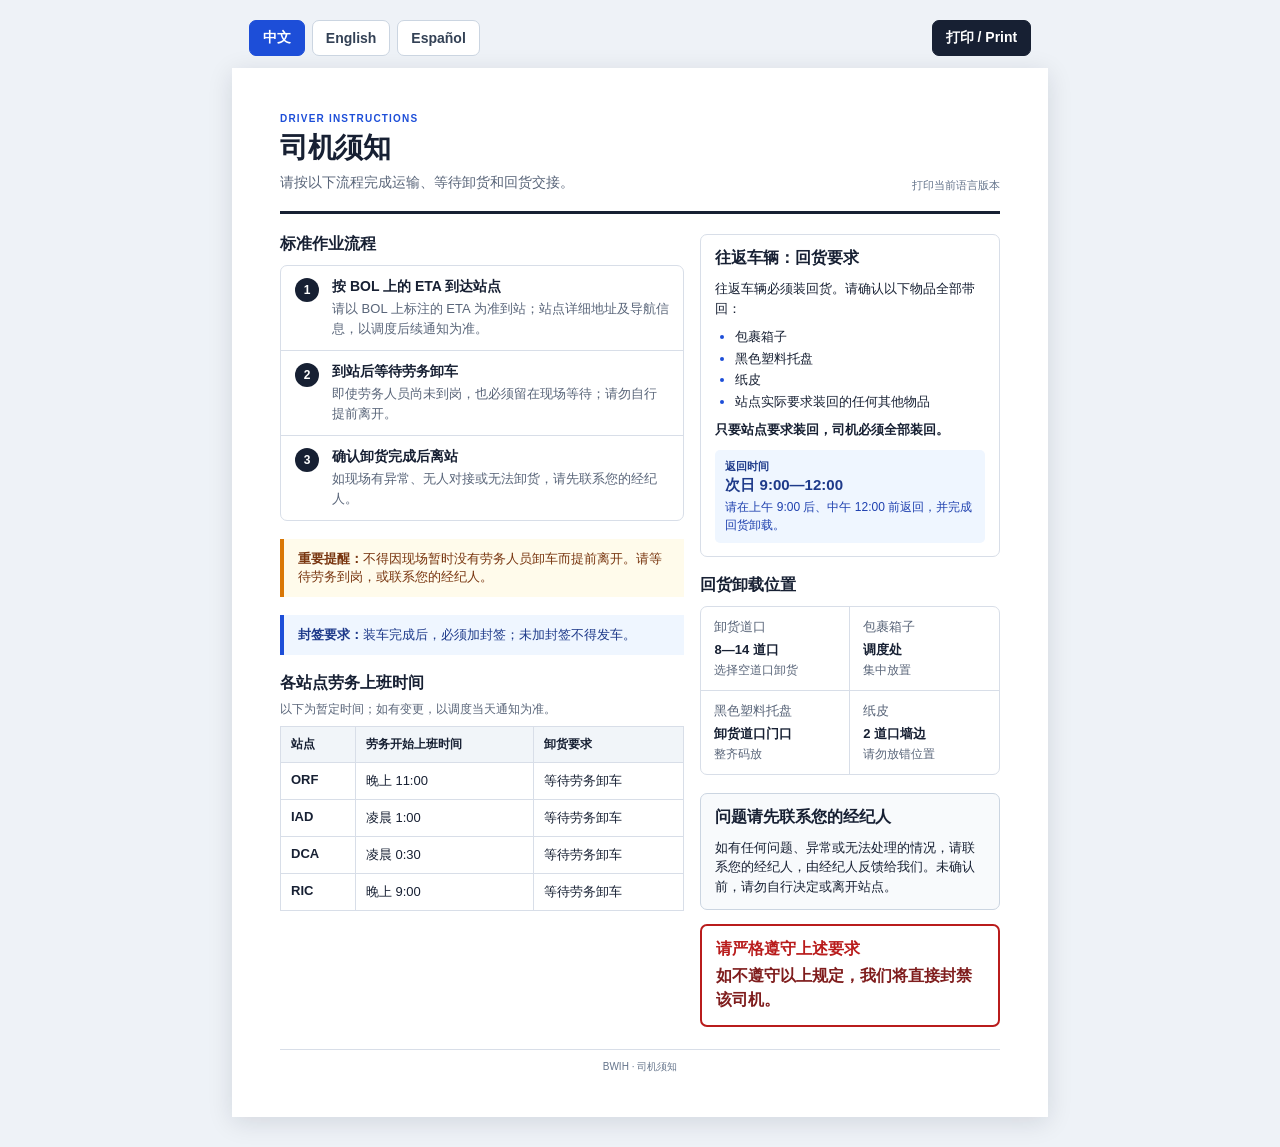
<file: BWIH_Driver_Instructions_Letter_Print.html>
<!doctype html>
<html lang="zh-CN">
<head>
  <meta charset="utf-8">
  <meta name="viewport" content="width=device-width, initial-scale=1">
  <title>司机须知｜打印版</title>
  <style>
    :root { --ink:#172033; --muted:#596579; --line:#d8dee8; --blue:#1d4ed8; --amber:#92400e; --red:#b91c1c; --paper:#fff; }
    * { box-sizing:border-box; }
    body { margin:0; background:#eef2f7; color:var(--ink); font-family:-apple-system,BlinkMacSystemFont,"Segoe UI",Arial,"Microsoft YaHei",sans-serif; }
    .controls { max-width:8.15in; margin:20px auto 12px; display:flex; justify-content:space-between; gap:16px; align-items:center; }
    .language-switch { display:flex; gap:7px; flex-wrap:wrap; }
    button { appearance:none; border:1px solid #cbd5e1; color:#334155; background:white; border-radius:7px; padding:8px 13px; font-size:14px; font-weight:650; cursor:pointer; }
    button:hover, button.active { color:white; background:var(--blue); border-color:var(--blue); }
    .print-button { background:#172033; color:#fff; border-color:#172033; }
    .paper { max-width:8.5in; margin:0 auto 30px; padding:.45in .5in; background:var(--paper); box-shadow:0 5px 24px rgba(15,23,42,.12); }
    .masthead { border-bottom:3px solid var(--ink); padding-bottom:18px; margin-bottom:20px; display:flex; justify-content:space-between; gap:18px; align-items:flex-end; }
    .eyebrow { margin:0 0 6px; font-size:10px; font-weight:800; letter-spacing:1.2px; color:var(--blue); }
    h1 { font-size:28px; line-height:1.15; margin:0; letter-spacing:-.4px; }
    .subtitle { margin:8px 0 0; color:var(--muted); font-size:14px; }
    .print-note { flex:0 0 auto; color:#64748b; font-size:11px; text-align:right; }
    h2 { font-size:16px; margin:0 0 10px; }
    h3 { margin:0; font-size:14px; }
    p { margin:0; line-height:1.5; }
    .print-layout { display:grid; grid-template-columns:1.35fr 1fr; gap:16px; }
    .section { margin-top:18px; break-inside:avoid; }
    .print-layout .section:first-child { margin-top:0; }
    .steps { border:1px solid var(--line); border-radius:7px; overflow:hidden; }
    .step { display:grid; grid-template-columns:26px 1fr; gap:11px; padding:12px 14px; border-top:1px solid var(--line); }
    .step:first-child { border-top:0; }
    .num { width:24px; height:24px; display:grid; place-items:center; border-radius:50%; background:var(--ink); color:white; font-size:12px; font-weight:800; }
    .step p { color:var(--muted); font-size:13px; margin-top:3px; }
    .notice { border-left:4px solid #d97706; background:#fffbeb; padding:11px 14px; color:#78350f; font-size:13px; }
    table { width:100%; border-collapse:collapse; font-size:13px; }
    th, td { text-align:left; vertical-align:top; padding:9px 10px; border:1px solid var(--line); }
    th { background:#f1f5f9; font-size:12px; }
    td:first-child { font-weight:750; white-space:nowrap; }
    .card { border:1px solid var(--line); border-radius:7px; padding:13px 14px; }
    .return-list { margin:8px 0 0; padding-left:20px; line-height:1.65; font-size:13px; }
    .return-list li::marker { color:var(--blue); }
    .return-time { margin-top:10px; padding:9px 10px; border-radius:5px; background:#eff6ff; color:#1e3a8a; }
    .return-time span { display:block; font-size:11px; font-weight:700; }
    .return-time strong { display:block; margin:2px 0 3px; font-size:15px; }
    .return-time p { color:#1e40af; font-size:12px; }
    .locations { display:grid; grid-template-columns:repeat(2, 1fr); border:1px solid var(--line); border-radius:7px; overflow:hidden; }
    .location { padding:11px 13px; border-right:1px solid var(--line); border-top:1px solid var(--line); }
    .location:nth-child(-n+2) { border-top:0; }
    .location:nth-child(even) { border-right:0; }
    .location small { display:block; color:var(--muted); margin-bottom:4px; }
    .location strong { font-size:13px; }
    .location span { display:block; margin-top:3px; color:var(--muted); font-size:12px; }
    .broker { border:1px solid #cbd5e1; background:#f8fafc; border-radius:7px; padding:13px 14px; font-size:13px; }
    .seal { border-left:4px solid var(--blue); background:#eff6ff; padding:11px 14px; color:#1e3a8a; font-size:13px; }
    .strict { margin-top:14px; border:2px solid var(--red); border-radius:7px; padding:13px 14px; color:#7f1d1d; }
    .strict h2 { color:var(--red); margin-bottom:4px; }
    .footer { border-top:1px solid var(--line); margin-top:22px; padding-top:10px; color:#64748b; font-size:10px; text-align:center; }
    @media (max-width:650px) { .controls { margin:12px; align-items:flex-start; flex-direction:column; } .paper { margin:0; padding:24px 20px; } .masthead,.print-layout { display:block; } .print-note { margin-top:12px; text-align:left; } }
    @media print { @page { size: letter portrait; margin: .28in; } body { background:white; } .no-print { display:none !important; } .paper { max-width:none; margin:0; padding:0; box-shadow:none; } .masthead { padding-bottom:7px; margin-bottom:9px; } .print-layout { gap:10px; } .section { margin-top:8px; } .steps { border-radius:4px; } .step { grid-template-columns:18px 1fr; gap:6px; padding:5px 7px; } .num { width:17px; height:17px; font-size:9px; } h1 { font-size:18px; } h2 { font-size:11px; margin-bottom:4px; } h3 { font-size:9.5px; } .eyebrow { font-size:7px; margin-bottom:2px; } .subtitle { margin-top:3px; } .subtitle, .step p, .notice, .seal, td, th, .return-list, .return-time p, .broker, .strict { font-size:8.5px; line-height:1.25; } .step p { margin-top:1px; } th, td { padding:4px 5px; } th { font-size:8px; } .notice, .seal { padding:6px 7px; } .card, .broker, .strict { padding:7px 8px; border-radius:4px; } .return-list { display:grid; grid-template-columns:repeat(2, minmax(0,1fr)); gap:1px 12px; margin:4px 0 0; padding-left:14px; line-height:1.25; } .return-time { margin-top:5px; padding:5px 6px; } .return-time span { font-size:8px; } .return-time strong { margin:1px 0; font-size:10.5px; } .locations { border-radius:4px; } .location { padding:5px 6px; } .location small { margin-bottom:1px; font-size:8px; } .location strong { font-size:8.5px; } .location span { margin-top:1px; font-size:8px; } .strict { margin-top:7px; } .footer { margin-top:8px; padding-top:5px; font-size:7px; } }
  </style>
</head>
<body>
  <div class="controls no-print">
    <div class="language-switch" aria-label="Language selection">
      <button class="active" data-lang="zh">中文</button><button data-lang="en">English</button><button data-lang="es">Español</button>
    </div>
    <button class="print-button" onclick="window.print()">打印 / Print</button>
  </div>
  <main class="paper" id="document"></main>
  <script>
    const notices = {
      zh: {
        lang:'zh-CN', eyebrow:'DRIVER INSTRUCTIONS', title:'司机须知', subtitle:'请按以下流程完成运输、等待卸货和回货交接。', print:'打印当前语言版本',
        workflow:'标准作业流程', steps:[['按 BOL 上的 ETA 到达站点','请以 BOL 上标注的 ETA 为准到站；站点详细地址及导航信息，以调度后续通知为准。'],['到站后等待劳务卸车','即使劳务人员尚未到岗，也必须留在现场等待；请勿自行提前离开。'],['确认卸货完成后离站','如现场有异常、无人对接或无法卸货，请先联系您的经纪人。']],
        reminder:'重要提醒', reminderText:'不得因现场暂时没有劳务人员卸车而提前离开。请等待劳务到岗，或联系您的经纪人。', sealTitle:'封签要求', seal:'装车完成后，必须加封签；未加封签不得发车。', stationTitle:'各站点劳务上班时间', stationNote:'以下为暂定时间；如有变更，以调度当天通知为准。', headers:['站点','劳务开始上班时间','卸货要求'], stations:[['ORF','晚上 11:00','等待劳务卸车'],['IAD','凌晨 1:00','等待劳务卸车'],['DCA','凌晨 0:30','等待劳务卸车'],['RIC','晚上 9:00','等待劳务卸车']],
        returnTitle:'往返车辆：回货要求', returnLead:'往返车辆必须装回货。请确认以下物品全部带回：', returns:['包裹箱子','黑色塑料托盘','纸皮','站点实际要求装回的任何其他物品'], returnRule:'只要站点要求装回，司机必须全部装回。', timeLabel:'返回时间', time:'次日 9:00—12:00', timeNote:'请在上午 9:00 后、中午 12:00 前返回，并完成回货卸载。', unloadTitle:'回货卸载位置', locations:[['卸货道口','8—14 道口','选择空道口卸货'],['包裹箱子','调度处','集中放置'],['黑色塑料托盘','卸货道口门口','整齐码放'],['纸皮','2 道口墙边','请勿放错位置']], brokerTitle:'问题请先联系您的经纪人', broker:'如有任何问题、异常或无法处理的情况，请联系您的经纪人，由经纪人反馈给我们。未确认前，请勿自行决定或离开站点。', strict:'请严格遵守上述要求', consequence:'如不遵守以上规定，我们将直接封禁该司机。'
      },
      en: {
        lang:'en', eyebrow:'DRIVER INSTRUCTIONS', title:'Driver Instructions', subtitle:'Follow this process for delivery, unloading, and return cargo.', print:'Print the current language version',
        workflow:'Standard Process', steps:[['Arrive according to the ETA on the BOL','Arrive based on the ETA listed on the BOL. Detailed site address and navigation information will be provided by dispatch.'],['Wait for the unloading crew after arriving','You must remain on site if the unloading crew has not arrived yet. Do not leave early on your own.'],['Leave only after unloading is complete','If there is an issue, no one is available to receive the load, or unloading cannot be completed, contact your broker first.']],
        reminder:'Important Reminder', reminderText:'Do not leave early because the unloading crew is not yet available. Wait for the unloading crew or contact your broker.', sealTitle:'Security Seal Required', seal:'After loading is complete, a security seal must be applied. Do not depart without a seal.', stationTitle:'Site Unloading Crew Start Times', stationNote:'These are tentative times. If there is a change, follow dispatch’s notice for that day.', headers:['Site','Crew start time','Unloading requirement'], stations:[['ORF','11:00 PM','Wait for the unloading crew.'],['IAD','1:00 AM','Wait for the unloading crew.'],['DCA','12:30 AM','Wait for the unloading crew.'],['RIC','9:00 PM','Wait for the unloading crew.']],
        returnTitle:'Round Trips: Return Cargo Requirements', returnLead:'Round-trip vehicles must load return cargo. Confirm that all of the following items are brought back:', returns:['Package boxes','Black plastic pallets','Cardboard','Any other items the site requires to be returned'], returnRule:'If the site asks for an item to be loaded for return, the driver must bring it back.', timeLabel:'Return time', time:'Next day, 9:00 AM—12:00 PM', timeNote:'Return after 9:00 AM and before 12:00 PM the next day, and complete return-cargo unloading.', unloadTitle:'Return Cargo Unloading Locations', locations:[['Unloading bay','Bays 8—14','Use an available bay'],['Package boxes','Dispatch area','Place them together'],['Black plastic pallets','At the unloading-bay entrance','Stack neatly'],['Cardboard','Against the wall by Bay 2','Do not place it in the wrong location']], brokerTitle:'Contact Your Broker First', broker:'For any question, issue, or exception, contact your broker. Your broker will report the matter to us. Do not make a decision or leave the site until it is confirmed.', strict:'Strict Compliance Is Required', consequence:'Failure to follow these requirements will result in the driver being banned immediately.'
      },
      es: {
        lang:'es', eyebrow:'INSTRUCCIONES PARA CONDUCTORES', title:'Instrucciones para conductores', subtitle:'Siga este proceso para la entrega, la descarga y la carga de retorno.', print:'Imprima la versión del idioma actual',
        workflow:'Proceso estándar', steps:[['Llegue según la ETA indicada en el BOL','Llegue de acuerdo con la ETA indicada en el BOL. Dispatch proporcionará la dirección detallada y la información de navegación del sitio.'],['Espere al personal de descarga al llegar','Si el personal de descarga aún no ha llegado, debe permanecer en el sitio. No se retire antes por su cuenta.'],['Retírese solo después de completar la descarga','Si hay un problema, no hay nadie disponible para recibir la carga o no se puede descargar, contacte primero a su broker.']],
        reminder:'Recordatorio importante', reminderText:'No se retire antes porque el personal de descarga aún no está disponible. Espere al personal o contacte a su broker.', sealTitle:'Sello de seguridad obligatorio', seal:'Al terminar la carga, se debe colocar un sello de seguridad. No salga sin sello.', stationTitle:'Horarios de inicio del personal de descarga', stationNote:'Estos horarios son provisionales. Si hay cambios, siga el aviso de Dispatch del día.', headers:['Sitio','Inicio del personal','Requisito de descarga'], stations:[['ORF','11:00 p. m.','Espere al personal de descarga'],['IAD','1:00 a. m.','Espere al personal de descarga'],['DCA','12:30 a. m.','Espere al personal de descarga'],['RIC','9:00 p. m.','Espere al personal de descarga']],
        returnTitle:'Viajes de ida y vuelta: requisitos de carga de retorno', returnLead:'Los vehículos de ida y vuelta deben cargar la carga de retorno. Confirme que todos estos artículos regresen:', returns:['Cajas de paquetes','Tarimas plásticas negras','Cartón','Cualquier otro artículo que el sitio exija devolver'], returnRule:'Si el sitio solicita cargar un artículo para retorno, el conductor debe traerlo de vuelta.', timeLabel:'Hora de regreso', time:'Al día siguiente, de 9:00 a. m. a 12:00 p. m.', timeNote:'Regrese después de las 9:00 a. m. y antes de las 12:00 p. m. del día siguiente, y complete la descarga de la carga de retorno.', unloadTitle:'Lugares para descargar la carga de retorno', locations:[['Andén de descarga','Andenes 8—14','Use un andén disponible'],['Cajas de paquetes','Área de Dispatch','Colóquelas juntas'],['Tarimas plásticas negras','En la entrada del andén de descarga','Apílelas ordenadamente'],['Cartón','Contra la pared junto al andén 2','No lo coloque en un lugar incorrecto']], brokerTitle:'Contacte primero a su broker', broker:'Para cualquier pregunta, problema o excepción, contacte a su broker. Su broker nos comunicará el caso. No tome una decisión ni abandone el sitio hasta recibir confirmación.', strict:'Se exige cumplimiento estricto', consequence:'Si no cumple estos requisitos, el conductor será bloqueado inmediatamente.'
      }
    };
    const esc = value => String(value).replace(/[&<>"']/g, char => ({'&':'&amp;','<':'&lt;','>':'&gt;','"':'&quot;',"'":'&#39;'}[char]));
    function render(language) {
      const n = notices[language]; document.documentElement.lang = n.lang; document.title = n.title + '｜打印版';
      document.getElementById('document').innerHTML = `
        <header class="masthead"><div><p class="eyebrow">${esc(n.eyebrow)}</p><h1>${esc(n.title)}</h1><p class="subtitle">${esc(n.subtitle)}</p></div><p class="print-note">${esc(n.print)}</p></header>
        <div class="print-layout">
          <div>
            <section class="section"><h2>${esc(n.workflow)}</h2><div class="steps">${n.steps.map((s,i)=>`<div class="step"><span class="num">${i+1}</span><div><h3>${esc(s[0])}</h3><p>${esc(s[1])}</p></div></div>`).join('')}</div></section>
            <section class="section"><div class="notice"><strong>${esc(n.reminder)}：</strong>${esc(n.reminderText)}</div></section>
            <section class="section"><div class="seal"><strong>${esc(n.sealTitle)}：</strong>${esc(n.seal)}</div></section>
            <section class="section"><h2>${esc(n.stationTitle)}</h2><p style="font-size:12px;color:#596579;margin:-4px 0 8px">${esc(n.stationNote)}</p><table><thead><tr>${n.headers.map(x=>`<th>${esc(x)}</th>`).join('')}</tr></thead><tbody>${n.stations.map(row=>`<tr>${row.map(x=>`<td>${esc(x)}</td>`).join('')}</tr>`).join('')}</tbody></table></section>
          </div>
          <div>
            <section class="section card"><h2>${esc(n.returnTitle)}</h2><p style="font-size:13px">${esc(n.returnLead)}</p><ul class="return-list">${n.returns.map(x=>`<li>${esc(x)}</li>`).join('')}</ul><p style="font-size:13px;font-weight:750;margin-top:8px">${esc(n.returnRule)}</p><div class="return-time"><span>${esc(n.timeLabel)}</span><strong>${esc(n.time)}</strong><p>${esc(n.timeNote)}</p></div></section>
            <section class="section"><h2>${esc(n.unloadTitle)}</h2><div class="locations">${n.locations.map(x=>`<div class="location"><small>${esc(x[0])}</small><strong>${esc(x[1])}</strong><span>${esc(x[2])}</span></div>`).join('')}</div></section>
            <section class="section"><div class="broker"><h2>${esc(n.brokerTitle)}</h2><p>${esc(n.broker)}</p></div><div class="strict"><h2>${esc(n.strict)}</h2><p><strong>${esc(n.consequence)}</strong></p></div></section>
          </div>
        </div>
        <footer class="footer">BWIH · ${esc(n.title)}</footer>`;
      document.querySelectorAll('[data-lang]').forEach(button => button.classList.toggle('active', button.dataset.lang === language));
    }
    document.querySelectorAll('[data-lang]').forEach(button => button.addEventListener('click', () => render(button.dataset.lang)));
    render('zh');
  </script>
</body>
</html>
</file>
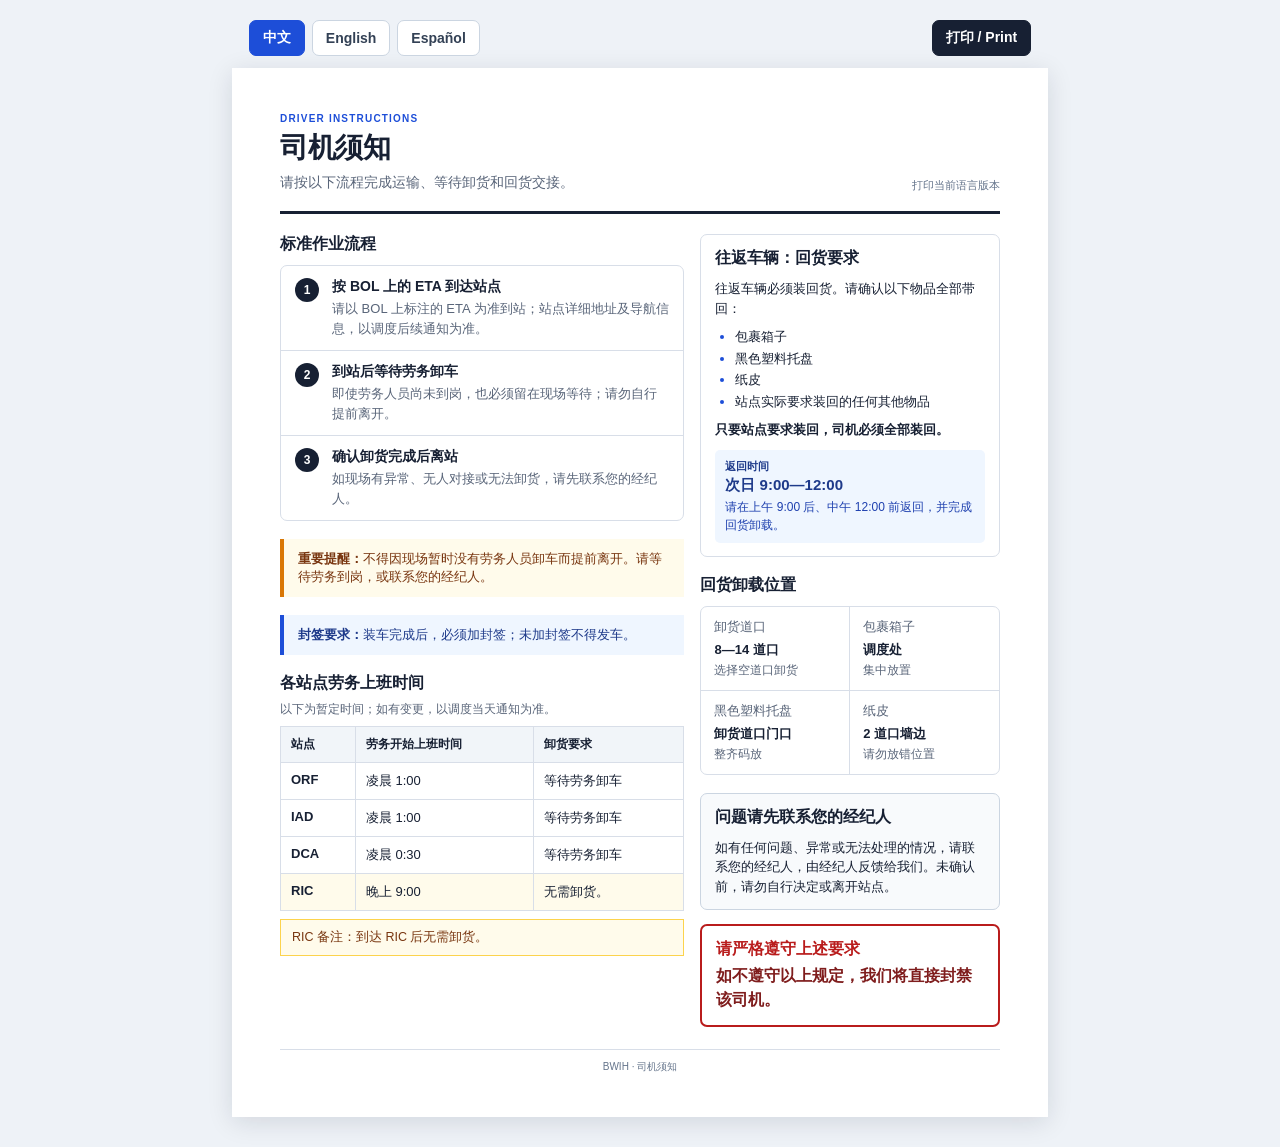
<file: driver_notice_print.html>
<!doctype html>
<html lang="zh-CN">
<head>
  <meta charset="utf-8">
  <meta name="viewport" content="width=device-width, initial-scale=1">
  <title>司机须知｜打印版</title>
  <style>
    :root { --ink:#172033; --muted:#596579; --line:#d8dee8; --blue:#1d4ed8; --amber:#92400e; --red:#b91c1c; --paper:#fff; }
    * { box-sizing:border-box; }
    body { margin:0; background:#eef2f7; color:var(--ink); font-family:-apple-system,BlinkMacSystemFont,"Segoe UI",Arial,"Microsoft YaHei",sans-serif; }
    .controls { max-width:8.15in; margin:20px auto 12px; display:flex; justify-content:space-between; gap:16px; align-items:center; }
    .language-switch { display:flex; gap:7px; flex-wrap:wrap; }
    button { appearance:none; border:1px solid #cbd5e1; color:#334155; background:white; border-radius:7px; padding:8px 13px; font-size:14px; font-weight:650; cursor:pointer; }
    button:hover, button.active { color:white; background:var(--blue); border-color:var(--blue); }
    .print-button { background:#172033; color:#fff; border-color:#172033; }
    .paper { max-width:8.5in; margin:0 auto 30px; padding:.45in .5in; background:var(--paper); box-shadow:0 5px 24px rgba(15,23,42,.12); }
    .masthead { border-bottom:3px solid var(--ink); padding-bottom:18px; margin-bottom:20px; display:flex; justify-content:space-between; gap:18px; align-items:flex-end; }
    .eyebrow { margin:0 0 6px; font-size:10px; font-weight:800; letter-spacing:1.2px; color:var(--blue); }
    h1 { font-size:28px; line-height:1.15; margin:0; letter-spacing:-.4px; }
    .subtitle { margin:8px 0 0; color:var(--muted); font-size:14px; }
    .print-note { flex:0 0 auto; color:#64748b; font-size:11px; text-align:right; }
    h2 { font-size:16px; margin:0 0 10px; }
    h3 { margin:0; font-size:14px; }
    p { margin:0; line-height:1.5; }
    .print-layout { display:grid; grid-template-columns:1.35fr 1fr; gap:16px; }
    .section { margin-top:18px; break-inside:avoid; }
    .print-layout .section:first-child { margin-top:0; }
    .steps { border:1px solid var(--line); border-radius:7px; overflow:hidden; }
    .step { display:grid; grid-template-columns:26px 1fr; gap:11px; padding:12px 14px; border-top:1px solid var(--line); }
    .step:first-child { border-top:0; }
    .num { width:24px; height:24px; display:grid; place-items:center; border-radius:50%; background:var(--ink); color:white; font-size:12px; font-weight:800; }
    .step p { color:var(--muted); font-size:13px; margin-top:3px; }
    .notice { border-left:4px solid #d97706; background:#fffbeb; padding:11px 14px; color:#78350f; font-size:13px; }
    table { width:100%; border-collapse:collapse; font-size:13px; }
    th, td { text-align:left; vertical-align:top; padding:9px 10px; border:1px solid var(--line); }
    th { background:#f1f5f9; font-size:12px; }
    td:first-child { font-weight:750; white-space:nowrap; }
    .ric-row td { background:#fffbeb; }
    .ric-note { margin-top:8px; padding:9px 11px; border:1px solid #fcd34d; background:#fffbeb; color:#78350f; font-size:12.5px; }
    .card { border:1px solid var(--line); border-radius:7px; padding:13px 14px; }
    .return-list { margin:8px 0 0; padding-left:20px; line-height:1.65; font-size:13px; }
    .return-list li::marker { color:var(--blue); }
    .return-time { margin-top:10px; padding:9px 10px; border-radius:5px; background:#eff6ff; color:#1e3a8a; }
    .return-time span { display:block; font-size:11px; font-weight:700; }
    .return-time strong { display:block; margin:2px 0 3px; font-size:15px; }
    .return-time p { color:#1e40af; font-size:12px; }
    .locations { display:grid; grid-template-columns:repeat(2, 1fr); border:1px solid var(--line); border-radius:7px; overflow:hidden; }
    .location { padding:11px 13px; border-right:1px solid var(--line); border-top:1px solid var(--line); }
    .location:nth-child(-n+2) { border-top:0; }
    .location:nth-child(even) { border-right:0; }
    .location small { display:block; color:var(--muted); margin-bottom:4px; }
    .location strong { font-size:13px; }
    .location span { display:block; margin-top:3px; color:var(--muted); font-size:12px; }
    .broker { border:1px solid #cbd5e1; background:#f8fafc; border-radius:7px; padding:13px 14px; font-size:13px; }
    .seal { border-left:4px solid var(--blue); background:#eff6ff; padding:11px 14px; color:#1e3a8a; font-size:13px; }
    .strict { margin-top:14px; border:2px solid var(--red); border-radius:7px; padding:13px 14px; color:#7f1d1d; }
    .strict h2 { color:var(--red); margin-bottom:4px; }
    .footer { border-top:1px solid var(--line); margin-top:22px; padding-top:10px; color:#64748b; font-size:10px; text-align:center; }
    @media (max-width:650px) { .controls { margin:12px; align-items:flex-start; flex-direction:column; } .paper { margin:0; padding:24px 20px; } .masthead,.print-layout { display:block; } .print-note { margin-top:12px; text-align:left; } }
    @media print { @page { size:letter; margin:.28in; } body { background:white; } .no-print { display:none !important; } .paper { max-width:none; margin:0; padding:0; box-shadow:none; } .masthead { padding-bottom:7px; margin-bottom:9px; } .print-layout { gap:10px; } .section { margin-top:8px; } .steps { border-radius:4px; } .step { grid-template-columns:18px 1fr; gap:6px; padding:5px 7px; } .num { width:17px; height:17px; font-size:9px; } h1 { font-size:18px; } h2 { font-size:11px; margin-bottom:4px; } h3 { font-size:9.5px; } .eyebrow { font-size:7px; margin-bottom:2px; } .subtitle { margin-top:3px; } .subtitle, .step p, .notice, .seal, td, th, .return-list, .return-time p, .broker, .strict, .ric-note { font-size:8.5px; line-height:1.25; } .step p { margin-top:1px; } th, td { padding:4px 5px; } th { font-size:8px; } .ric-note { margin-top:4px; padding:5px 6px; } .notice, .seal { padding:6px 7px; } .card, .broker, .strict { padding:7px 8px; border-radius:4px; } .return-list { display:grid; grid-template-columns:repeat(2, minmax(0,1fr)); gap:1px 12px; margin:4px 0 0; padding-left:14px; line-height:1.25; } .return-time { margin-top:5px; padding:5px 6px; } .return-time span { font-size:8px; } .return-time strong { margin:1px 0; font-size:10.5px; } .locations { border-radius:4px; } .location { padding:5px 6px; } .location small { margin-bottom:1px; font-size:8px; } .location strong { font-size:8.5px; } .location span { margin-top:1px; font-size:8px; } .strict { margin-top:7px; } .footer { margin-top:8px; padding-top:5px; font-size:7px; } }
  </style>
</head>
<body>
  <div class="controls no-print">
    <div class="language-switch" aria-label="Language selection">
      <button class="active" data-lang="zh">中文</button><button data-lang="en">English</button><button data-lang="es">Español</button>
    </div>
    <button class="print-button" onclick="window.print()">打印 / Print</button>
  </div>
  <main class="paper" id="document"></main>
  <script>
    const notices = {
      zh: {
        lang:'zh-CN', eyebrow:'DRIVER INSTRUCTIONS', title:'司机须知', subtitle:'请按以下流程完成运输、等待卸货和回货交接。', print:'打印当前语言版本',
        workflow:'标准作业流程', steps:[['按 BOL 上的 ETA 到达站点','请以 BOL 上标注的 ETA 为准到站；站点详细地址及导航信息，以调度后续通知为准。'],['到站后等待劳务卸车','即使劳务人员尚未到岗，也必须留在现场等待；请勿自行提前离开。'],['确认卸货完成后离站','如现场有异常、无人对接或无法卸货，请先联系您的经纪人。']],
        reminder:'重要提醒', reminderText:'不得因现场暂时没有劳务人员卸车而提前离开。请等待劳务到岗，或联系您的经纪人。', sealTitle:'封签要求', seal:'装车完成后，必须加封签；未加封签不得发车。', stationTitle:'各站点劳务上班时间', stationNote:'以下为暂定时间；如有变更，以调度当天通知为准。', headers:['站点','劳务开始上班时间','卸货要求'], stations:[['ORF','凌晨 1:00','等待劳务卸车'],['IAD','凌晨 1:00','等待劳务卸车'],['DCA','凌晨 0:30','等待劳务卸车'],['RIC','晚上 9:00','无需卸货。']], ric:'RIC 备注：到达 RIC 后无需卸货。',
        returnTitle:'往返车辆：回货要求', returnLead:'往返车辆必须装回货。请确认以下物品全部带回：', returns:['包裹箱子','黑色塑料托盘','纸皮','站点实际要求装回的任何其他物品'], returnRule:'只要站点要求装回，司机必须全部装回。', timeLabel:'返回时间', time:'次日 9:00—12:00', timeNote:'请在上午 9:00 后、中午 12:00 前返回，并完成回货卸载。', unloadTitle:'回货卸载位置', locations:[['卸货道口','8—14 道口','选择空道口卸货'],['包裹箱子','调度处','集中放置'],['黑色塑料托盘','卸货道口门口','整齐码放'],['纸皮','2 道口墙边','请勿放错位置']], brokerTitle:'问题请先联系您的经纪人', broker:'如有任何问题、异常或无法处理的情况，请联系您的经纪人，由经纪人反馈给我们。未确认前，请勿自行决定或离开站点。', strict:'请严格遵守上述要求', consequence:'如不遵守以上规定，我们将直接封禁该司机。'
      },
      en: {
        lang:'en', eyebrow:'DRIVER INSTRUCTIONS', title:'Driver Instructions', subtitle:'Follow this process for delivery, unloading, and return cargo.', print:'Print the current language version',
        workflow:'Standard Process', steps:[['Arrive according to the ETA on the BOL','Arrive based on the ETA listed on the BOL. Detailed site address and navigation information will be provided by dispatch.'],['Wait for the unloading crew after arriving','You must remain on site if the unloading crew has not arrived yet. Do not leave early on your own.'],['Leave only after unloading is complete','If there is an issue, no one is available to receive the load, or unloading cannot be completed, contact your broker first.']],
        reminder:'Important Reminder', reminderText:'Do not leave early because the unloading crew is not yet available. Wait for the crew or contact your broker.', sealTitle:'Security Seal Required', seal:'After loading is complete, a security seal must be applied. Do not depart without a seal.', stationTitle:'Site Unloading Crew Start Times', stationNote:'These are tentative times. If there is a change, follow dispatch’s notice for that day.', headers:['Site','Crew start time','Unloading requirement'], stations:[['ORF','1:00 AM','Wait for the unloading crew'],['IAD','1:00 AM','Wait for the unloading crew'],['DCA','12:30 AM','Wait for the unloading crew'],['RIC','9:00 PM','No unloading is required.']], ric:'RIC note: No unloading is required upon arrival at RIC.',
        returnTitle:'Round Trips: Return Cargo Requirements', returnLead:'Round-trip vehicles must load return cargo. Confirm that all of the following items are brought back:', returns:['Package boxes','Black plastic pallets','Cardboard','Any other items the site requires to be returned'], returnRule:'If the site asks for an item to be loaded for return, the driver must bring it back.', timeLabel:'Return time', time:'Next day, 9:00 AM—12:00 PM', timeNote:'Return after 9:00 AM and before 12:00 PM the next day, and complete return-cargo unloading.', unloadTitle:'Return Cargo Unloading Locations', locations:[['Unloading bay','Bays 8—14','Use an available bay'],['Package boxes','Dispatch area','Place them together'],['Black plastic pallets','At the unloading-bay entrance','Stack neatly'],['Cardboard','Against the wall by Bay 2','Do not place it in the wrong location']], brokerTitle:'Contact Your Broker First', broker:'For any question, issue, or exception, contact your broker. Your broker will report the matter to us. Do not make a decision or leave the site until it is confirmed.', strict:'Strict Compliance Is Required', consequence:'Failure to follow these requirements will result in the driver being banned immediately.'
      },
      es: {
        lang:'es', eyebrow:'INSTRUCCIONES PARA CONDUCTORES', title:'Instrucciones para conductores', subtitle:'Siga este proceso para la entrega, la descarga y la carga de retorno.', print:'Imprima la versión del idioma actual',
        workflow:'Proceso estándar', steps:[['Llegue según la ETA indicada en el BOL','Llegue de acuerdo con la ETA indicada en el BOL. Dispatch proporcionará la dirección detallada y la información de navegación del sitio.'],['Espere al personal de descarga al llegar','Si el personal de descarga aún no ha llegado, debe permanecer en el sitio. No se retire antes por su cuenta.'],['Retírese solo después de completar la descarga','Si hay un problema, no hay nadie disponible para recibir la carga o no se puede descargar, contacte primero a su broker.']],
        reminder:'Recordatorio importante', reminderText:'No se retire antes porque el personal de descarga aún no está disponible. Espere al personal o contacte a su broker.', sealTitle:'Sello de seguridad obligatorio', seal:'Al terminar la carga, se debe colocar un sello de seguridad. No salga sin sello.', stationTitle:'Horarios de inicio del personal de descarga', stationNote:'Estos horarios son provisionales. Si hay cambios, siga el aviso de Dispatch del día.', headers:['Sitio','Inicio del personal','Requisito de descarga'], stations:[['ORF','1:00 a. m.','Espere al personal de descarga'],['IAD','1:00 a. m.','Espere al personal de descarga'],['DCA','12:30 a. m.','Espere al personal de descarga'],['RIC','9:00 p. m.','No se requiere descarga.']], ric:'Nota sobre RIC: No se requiere descarga al llegar a RIC.',
        returnTitle:'Viajes de ida y vuelta: requisitos de carga de retorno', returnLead:'Los vehículos de ida y vuelta deben cargar la carga de retorno. Confirme que todos estos artículos regresen:', returns:['Cajas de paquetes','Tarimas plásticas negras','Cartón','Cualquier otro artículo que el sitio exija devolver'], returnRule:'Si el sitio solicita cargar un artículo para retorno, el conductor debe traerlo de vuelta.', timeLabel:'Hora de regreso', time:'Al día siguiente, de 9:00 a. m. a 12:00 p. m.', timeNote:'Regrese después de las 9:00 a. m. y antes de las 12:00 p. m. del día siguiente, y complete la descarga de la carga de retorno.', unloadTitle:'Lugares para descargar la carga de retorno', locations:[['Andén de descarga','Andenes 8—14','Use un andén disponible'],['Cajas de paquetes','Área de Dispatch','Colóquelas juntas'],['Tarimas plásticas negras','En la entrada del andén de descarga','Apílelas ordenadamente'],['Cartón','Contra la pared junto al andén 2','No lo coloque en un lugar incorrecto']], brokerTitle:'Contacte primero a su broker', broker:'Para cualquier pregunta, problema o excepción, contacte a su broker. Su broker nos comunicará el caso. No tome una decisión ni abandone el sitio hasta recibir confirmación.', strict:'Se exige cumplimiento estricto', consequence:'Si no cumple estos requisitos, el conductor será bloqueado inmediatamente.'
      }
    };
    const esc = value => String(value).replace(/[&<>"']/g, char => ({'&':'&amp;','<':'&lt;','>':'&gt;','"':'&quot;',"'":'&#39;'}[char]));
    function render(language) {
      const n = notices[language]; document.documentElement.lang = n.lang; document.title = n.title + '｜打印版';
      document.getElementById('document').innerHTML = `
        <header class="masthead"><div><p class="eyebrow">${esc(n.eyebrow)}</p><h1>${esc(n.title)}</h1><p class="subtitle">${esc(n.subtitle)}</p></div><p class="print-note">${esc(n.print)}</p></header>
        <div class="print-layout">
          <div>
            <section class="section"><h2>${esc(n.workflow)}</h2><div class="steps">${n.steps.map((s,i)=>`<div class="step"><span class="num">${i+1}</span><div><h3>${esc(s[0])}</h3><p>${esc(s[1])}</p></div></div>`).join('')}</div></section>
            <section class="section"><div class="notice"><strong>${esc(n.reminder)}：</strong>${esc(n.reminderText)}</div></section>
            <section class="section"><div class="seal"><strong>${esc(n.sealTitle)}：</strong>${esc(n.seal)}</div></section>
            <section class="section"><h2>${esc(n.stationTitle)}</h2><p style="font-size:12px;color:#596579;margin:-4px 0 8px">${esc(n.stationNote)}</p><table><thead><tr>${n.headers.map(x=>`<th>${esc(x)}</th>`).join('')}</tr></thead><tbody>${n.stations.map(row=>`<tr${row[0]==='RIC'?' class="ric-row"':''}>${row.map(x=>`<td>${esc(x)}</td>`).join('')}</tr>`).join('')}</tbody></table><div class="ric-note">${esc(n.ric)}</div></section>
          </div>
          <div>
            <section class="section card"><h2>${esc(n.returnTitle)}</h2><p style="font-size:13px">${esc(n.returnLead)}</p><ul class="return-list">${n.returns.map(x=>`<li>${esc(x)}</li>`).join('')}</ul><p style="font-size:13px;font-weight:750;margin-top:8px">${esc(n.returnRule)}</p><div class="return-time"><span>${esc(n.timeLabel)}</span><strong>${esc(n.time)}</strong><p>${esc(n.timeNote)}</p></div></section>
            <section class="section"><h2>${esc(n.unloadTitle)}</h2><div class="locations">${n.locations.map(x=>`<div class="location"><small>${esc(x[0])}</small><strong>${esc(x[1])}</strong><span>${esc(x[2])}</span></div>`).join('')}</div></section>
            <section class="section"><div class="broker"><h2>${esc(n.brokerTitle)}</h2><p>${esc(n.broker)}</p></div><div class="strict"><h2>${esc(n.strict)}</h2><p><strong>${esc(n.consequence)}</strong></p></div></section>
          </div>
        </div>
        <footer class="footer">BWIH · ${esc(n.title)}</footer>`;
      document.querySelectorAll('[data-lang]').forEach(button => button.classList.toggle('active', button.dataset.lang === language));
    }
    document.querySelectorAll('[data-lang]').forEach(button => button.addEventListener('click', () => render(button.dataset.lang)));
    render('zh');
  </script>
</body>
</html>
</file>
